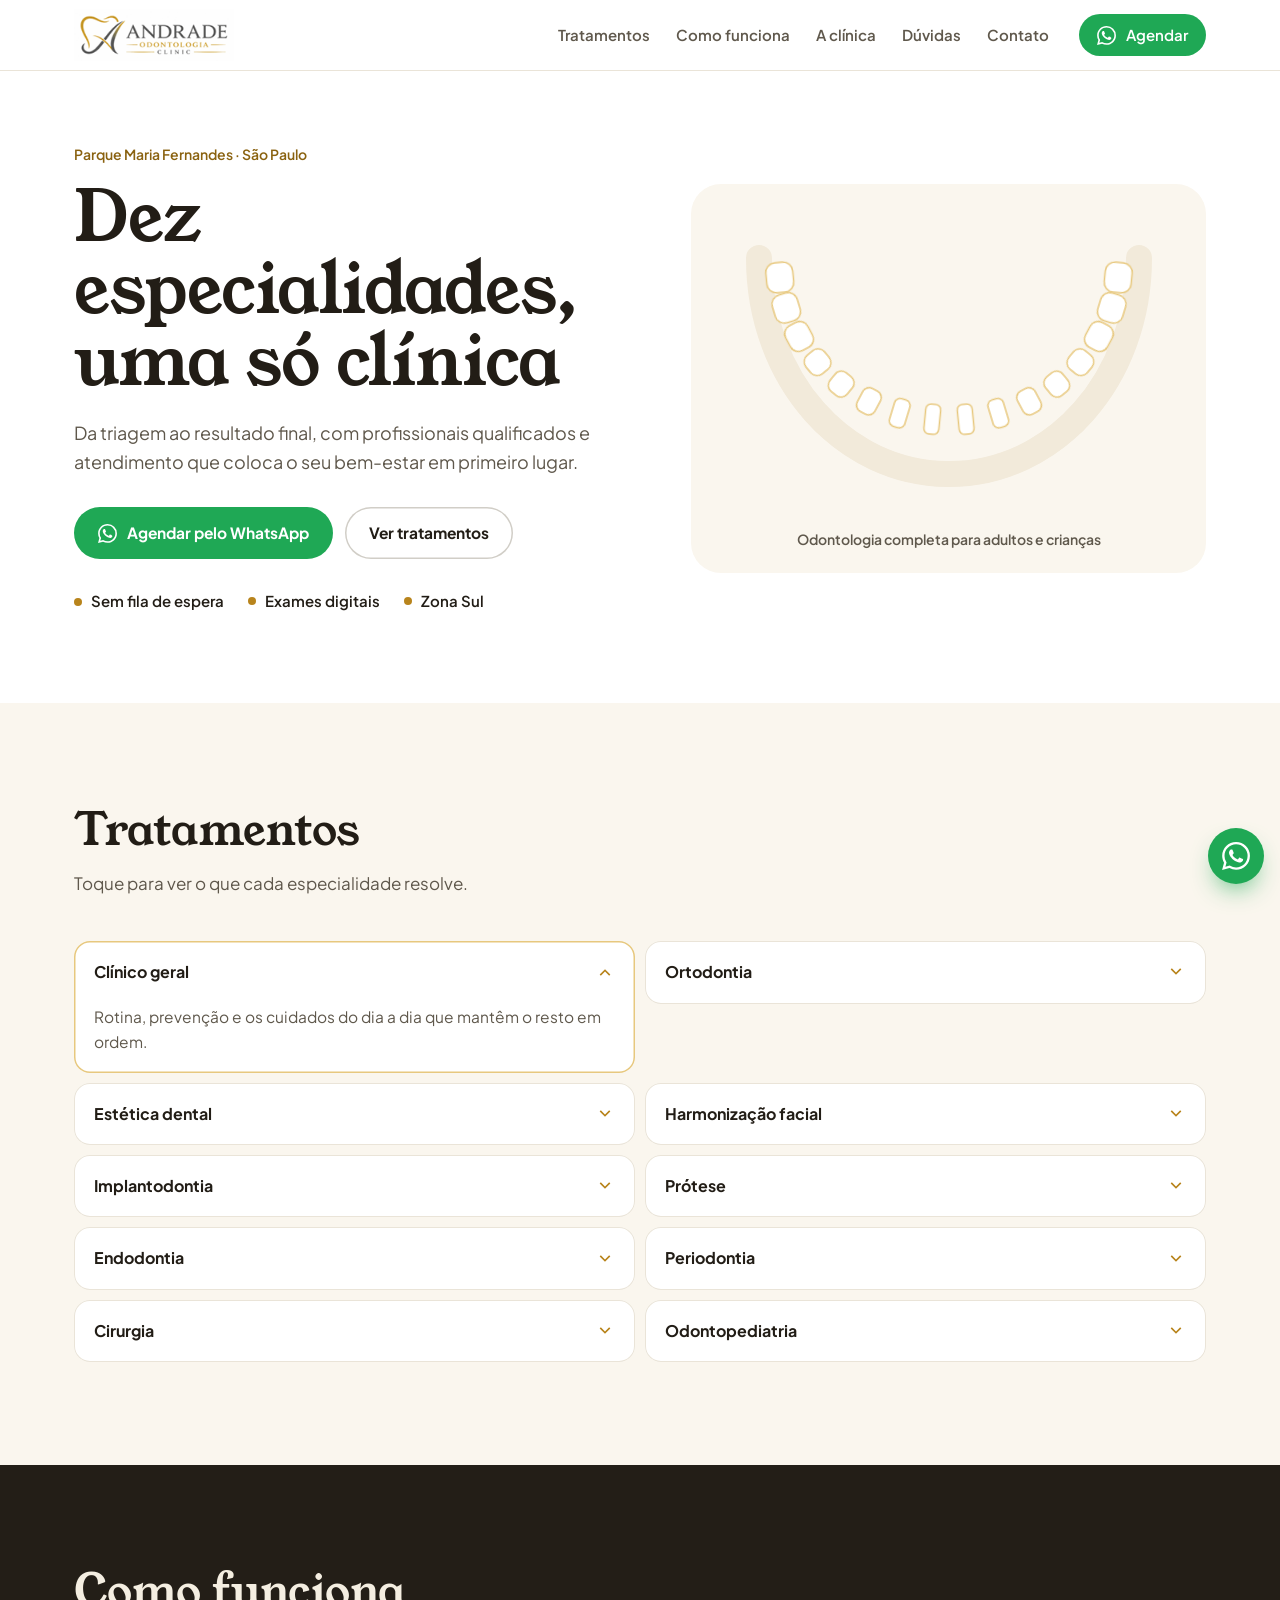
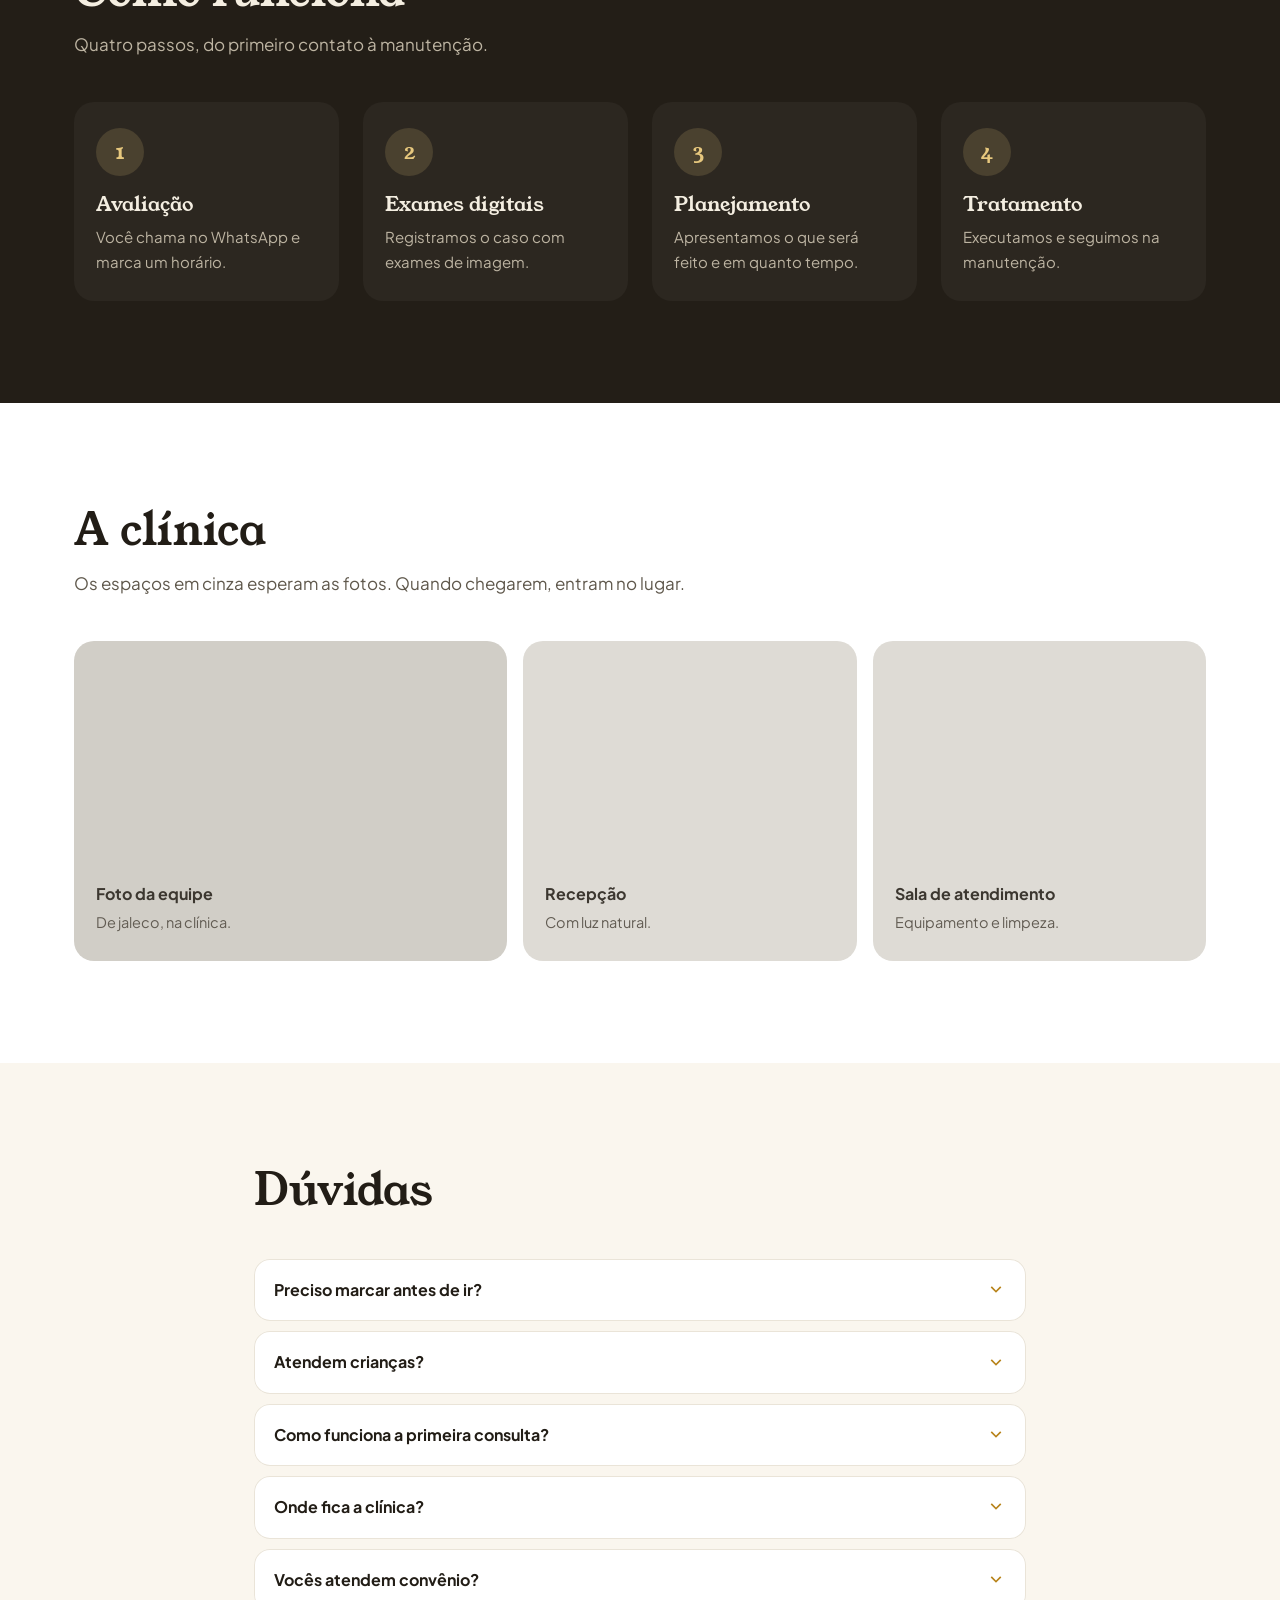
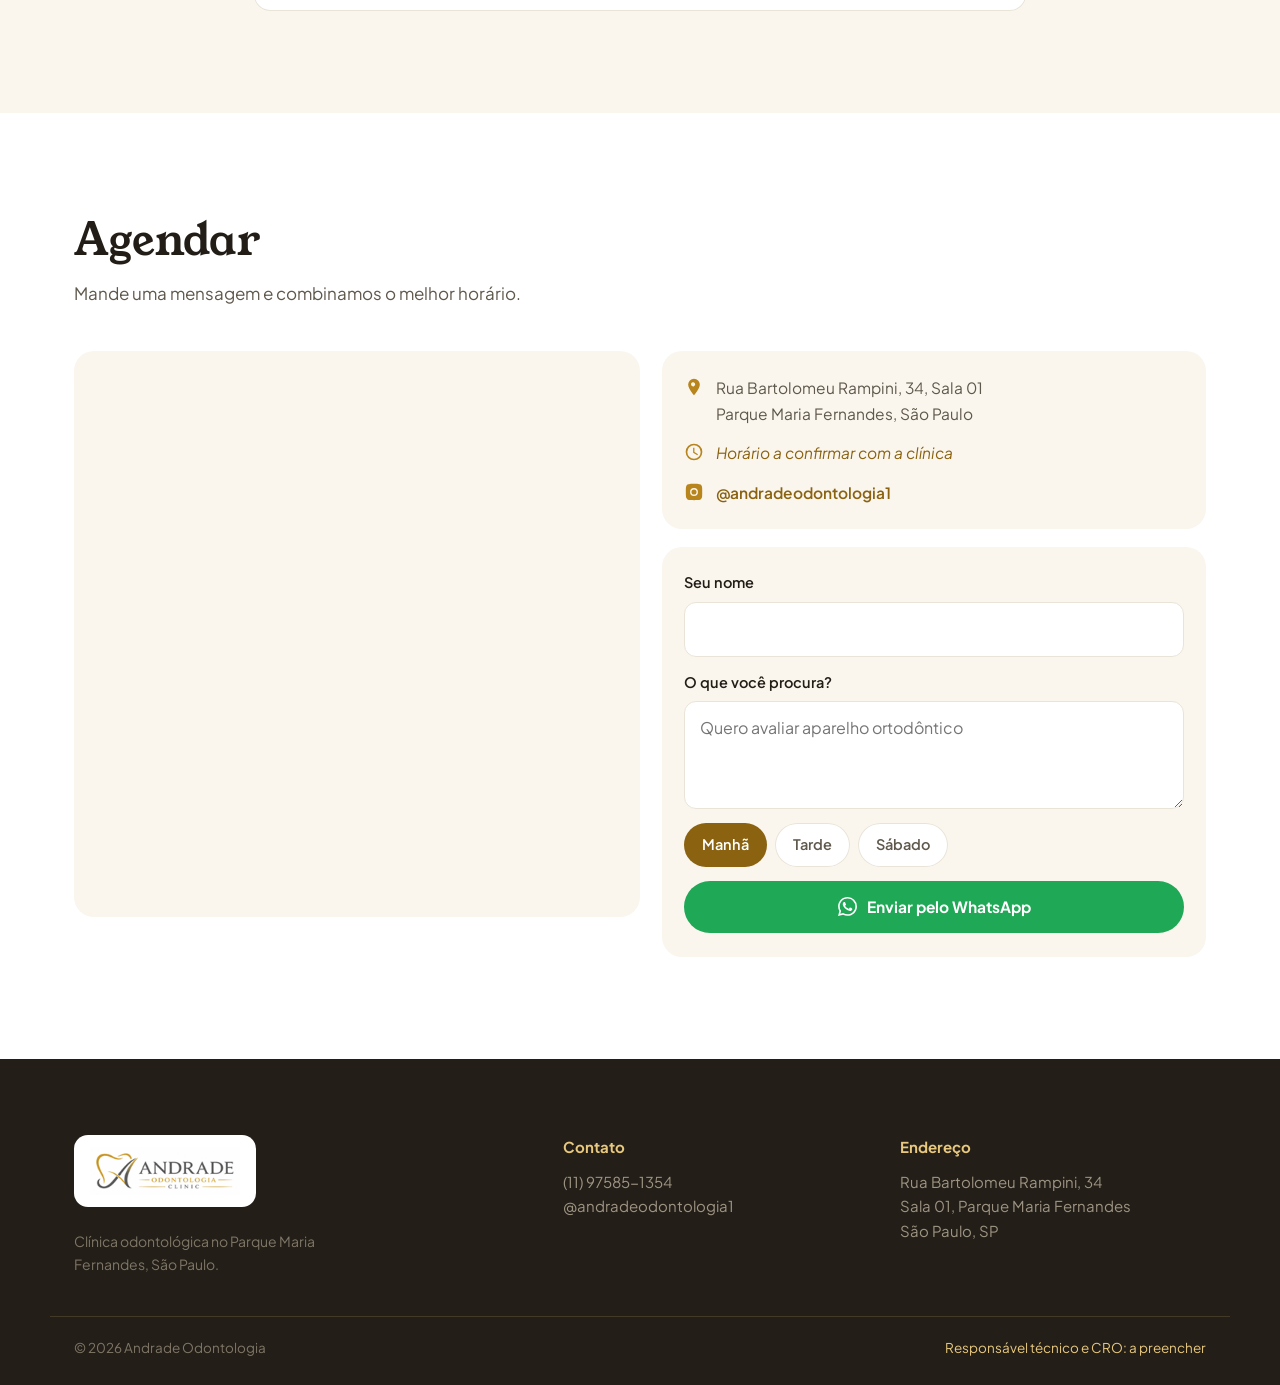
<file: index.html>
<!doctype html>
<html lang="pt-BR">
<head>
<meta charset="utf-8">
<meta name="viewport" content="width=device-width, initial-scale=1, viewport-fit=cover">
<title>Andrade Odontologia — Clínica odontológica em São Paulo</title>
<meta name="description" content="Clínica odontológica no Parque Maria Fernandes, São Paulo. Dez especialidades, de ortodontia a harmonização facial. Agende pelo WhatsApp.">
<link rel="canonical" href="https://devagenciaontrack-sys.github.io/andradeodontologia/">

<meta property="og:type" content="website">
<meta property="og:site_name" content="Andrade Odontologia">
<meta property="og:locale" content="pt_BR">
<meta property="og:url" content="https://devagenciaontrack-sys.github.io/andradeodontologia/">
<meta property="og:title" content="Andrade Odontologia — Clínica odontológica em São Paulo">
<meta property="og:description" content="Dez especialidades em uma só clínica, no Parque Maria Fernandes. Agende pelo WhatsApp.">
<meta property="og:image" content="https://devagenciaontrack-sys.github.io/andradeodontologia/assets/og-andrade.jpg">
<meta property="og:image:width" content="1200">
<meta property="og:image:height" content="630">
<meta name="twitter:card" content="summary_large_image">

<link rel="icon" href="assets/logo-andrade.png">
<link rel="preconnect" href="https://fonts.googleapis.com">
<link rel="preconnect" href="https://fonts.gstatic.com" crossorigin>
<link rel="stylesheet" href="https://fonts.googleapis.com/css2?family=Young+Serif&family=Plus+Jakarta+Sans:wght@400;500;600;700&display=swap">
<link rel="stylesheet" href="css/main.css?v=1">

<script type="application/ld+json">
{
  "@context": "https://schema.org",
  "@type": "Dentist",
  "name": "Andrade Odontologia",
  "url": "https://devagenciaontrack-sys.github.io/andradeodontologia/",
  "telephone": "+5511975851354",
  "sameAs": ["https://www.instagram.com/andradeodontologia1/"],
  "address": {
    "@type": "PostalAddress",
    "streetAddress": "Rua Bartolomeu Rampini, 34, Sala 01",
    "addressLocality": "São Paulo",
    "addressRegion": "SP",
    "postalCode": "04858-460",
    "addressCountry": "BR"
  },
  "availableService": ["Clínico geral","Ortodontia","Estética dental","Harmonização facial","Implantodontia","Prótese","Endodontia","Periodontia","Cirurgia","Odontopediatria"]
}
</script>
</head>
<body>

<a class="pular" href="#conteudo">Pular para o conteúdo</a>

<svg class="sprite" aria-hidden="true" focusable="false">
  <symbol id="i-wa" viewBox="0 0 24 24"><path d="M17.472 14.382c-.297-.149-1.758-.867-2.03-.967-.273-.099-.471-.148-.67.15-.197.297-.767.966-.94 1.164-.173.199-.347.223-.644.075-.297-.15-1.255-.463-2.39-1.475-.883-.788-1.48-1.761-1.653-2.059-.173-.297-.018-.458.13-.606.134-.133.298-.347.446-.52.149-.174.198-.298.298-.497.099-.198.05-.371-.025-.52-.075-.149-.669-1.612-.916-2.207-.242-.579-.487-.5-.669-.51-.173-.008-.371-.01-.57-.01-.198 0-.52.074-.792.372-.272.297-1.04 1.016-1.04 2.479 0 1.462 1.065 2.875 1.213 3.074.149.198 2.096 3.2 5.077 4.487.709.306 1.262.489 1.694.625.712.227 1.36.195 1.871.118.571-.085 1.758-.719 2.006-1.413.248-.694.248-1.289.173-1.413-.074-.124-.272-.198-.57-.347m-5.421 7.403h-.004a9.87 9.87 0 0 1-5.031-1.378l-.361-.214-3.741.982.998-3.648-.235-.374a9.86 9.86 0 0 1-1.51-5.26c.001-5.45 4.436-9.884 9.888-9.884 2.64 0 5.122 1.03 6.988 2.898a9.825 9.825 0 0 1 2.893 6.994c-.003 5.45-4.437 9.884-9.885 9.884m8.413-18.297A11.815 11.815 0 0 0 12.05 0C5.495 0 .16 5.335.157 11.892c0 2.096.547 4.142 1.588 5.945L.057 24l6.305-1.654a11.882 11.882 0 0 0 5.683 1.448h.005c6.554 0 11.89-5.335 11.893-11.893a11.821 11.821 0 0 0-3.48-8.413Z"/></symbol>
  <symbol id="i-seta" viewBox="0 0 24 24"><path d="M12 15.4 5.6 9 7 7.6l5 5 5-5L18.4 9z"/></symbol>
  <symbol id="i-x" viewBox="0 0 24 24"><path d="M6.4 5 5 6.4 10.6 12 5 17.6 6.4 19l5.6-5.6 5.6 5.6 1.4-1.4-5.6-5.6L19 6.4 17.6 5 12 10.6z"/></symbol>
  <symbol id="i-pin" viewBox="0 0 24 24"><path d="M12 2a7 7 0 0 1 7 7c0 5-7 13-7 13S5 14 5 9a7 7 0 0 1 7-7m0 4.5A2.5 2.5 0 1 0 12 11a2.5 2.5 0 0 0 0-4.5"/></symbol>
  <symbol id="i-relogio" viewBox="0 0 24 24"><path d="M12 2a10 10 0 1 0 0 20 10 10 0 0 0 0-20m0 2a8 8 0 1 1 0 16 8 8 0 0 1 0-16m-1 3v6l5 3 .8-1.4-4.3-2.5V7z"/></symbol>
  <symbol id="i-ig" viewBox="0 0 24 24"><path d="M12 2.2c3.2 0 3.6 0 4.9.07 1.2.06 1.8.25 2.2.42.56.21.96.47 1.38.89.42.42.68.82.9 1.38.16.42.35 1.02.4 2.22.07 1.26.08 1.64.08 4.82s-.01 3.56-.08 4.82c-.05 1.2-.24 1.8-.4 2.22a3.8 3.8 0 0 1-.9 1.38c-.42.42-.82.68-1.38.9-.42.16-1.02.35-2.22.4-1.26.07-1.64.08-4.82.08s-3.56-.01-4.82-.08c-1.2-.05-1.8-.24-2.22-.4a3.8 3.8 0 0 1-1.38-.9 3.8 3.8 0 0 1-.9-1.38c-.16-.42-.35-1.02-.4-2.22C2.21 15.56 2.2 15.18 2.2 12s.01-3.56.08-4.82c.05-1.2.24-1.8.4-2.22.22-.56.48-.96.9-1.38.42-.42.82-.68 1.38-.9.42-.16 1.02-.35 2.22-.4C8.44 2.21 8.82 2.2 12 2.2m0 5.1a4.7 4.7 0 1 0 0 9.4 4.7 4.7 0 0 0 0-9.4m0 7.75a3.05 3.05 0 1 1 0-6.1 3.05 3.05 0 0 1 0 6.1m5.99-7.94a1.1 1.1 0 1 1-2.2 0 1.1 1.1 0 0 1 2.2 0"/></symbol>
</svg>

<header class="topo">
  <div class="wrap topo-in">
    <a class="marca" href="#" aria-label="Andrade Odontologia">
      <img src="assets/logo-andrade.png" alt="Andrade Odontologia" width="160" height="51">
    </a>

    <nav class="nav" id="nav" aria-label="Principal">
      <button class="nav-x" id="nav-x" aria-label="Fechar menu"><svg aria-hidden="true"><use href="#i-x"/></svg></button>
      <a href="#tratamentos">Tratamentos</a>
      <a href="#caminho">Como funciona</a>
      <a href="#clinica">A clínica</a>
      <a href="#duvidas">Dúvidas</a>
      <a href="#agendar">Contato</a>
      <a class="btn btn-wa nav-wa" href="https://wa.me/5511975851354?text=Ol%C3%A1!%20Gostaria%20de%20agendar%20uma%20avalia%C3%A7%C3%A3o." target="_blank" rel="noopener">
        <svg aria-hidden="true"><use href="#i-wa"/></svg>Agendar
      </a>
    </nav>

    <a class="btn btn-wa btn-p topo-wa" href="https://wa.me/5511975851354?text=Ol%C3%A1!%20Gostaria%20de%20agendar%20uma%20avalia%C3%A7%C3%A3o." target="_blank" rel="noopener">
      <svg aria-hidden="true"><use href="#i-wa"/></svg><span>Agendar</span>
    </a>
    <button class="hamb" id="hamb" aria-label="Abrir menu" aria-expanded="false" aria-controls="nav">
      <span></span><span></span><span></span>
    </button>
  </div>
</header>

<div class="veu" id="veu" hidden></div>

<main id="conteudo">

  <!-- ─────────── hero ─────────── -->
  <section class="hero">
    <div class="wrap hero-grid">
      <div class="hero-txt">
        <p class="olho ent" style="--d:0">Parque Maria Fernandes · São Paulo</p>
        <h1 class="ent" style="--d:1">Dez especialidades, uma só clínica</h1>
        <p class="hero-desc ent" style="--d:2">Da triagem ao resultado final, com profissionais qualificados e atendimento que coloca o seu bem-estar em primeiro lugar.</p>

        <div class="hero-acoes ent" style="--d:3">
          <a class="btn btn-wa" href="https://wa.me/5511975851354?text=Ol%C3%A1!%20Gostaria%20de%20agendar%20uma%20avalia%C3%A7%C3%A3o." target="_blank" rel="noopener">
            <svg aria-hidden="true"><use href="#i-wa"/></svg>Agendar pelo WhatsApp
          </a>
          <a class="btn btn-linha" href="#tratamentos">Ver tratamentos</a>
        </div>

        <ul class="hero-fatos ent" style="--d:4">
          <li>Sem fila de espera</li>
          <li>Exames digitais</li>
          <li>Zona Sul</li>
        </ul>
      </div>

      <div class="hero-arte ent" style="--d:5">
        <svg class="arcada" viewBox="0 0 440 300" role="img" aria-label="Arcada dentária desenhada">
          <g class="arc-gengiva"><path d="M30 44C30 166 115 260 220 260S410 166 410 44" /></g>
          <g class="arc-dentes"></g>
        </svg>
        <p class="arte-pe">Odontologia completa para adultos e crianças</p>
      </div>
    </div>
  </section>

  <!-- ─────────── tratamentos ─────────── -->
  <section id="tratamentos" class="sec sec-claro">
    <div class="wrap">
      <div class="sec-topo rev">
        <h2>Tratamentos</h2>
        <p class="sec-desc">Toque para ver o que cada especialidade resolve.</p>
      </div>

      <div class="sanfona rev">
        <details class="item" open>
          <summary>Clínico geral<svg aria-hidden="true"><use href="#i-seta"/></svg></summary>
          <div class="item-txt"><p>Rotina, prevenção e os cuidados do dia a dia que mantêm o resto em ordem.</p></div>
        </details>
        <details class="item">
          <summary>Ortodontia<svg aria-hidden="true"><use href="#i-seta"/></svg></summary>
          <div class="item-txt"><p>Aparelhos autoligáveis, fixos, estéticos e alinhadores transparentes.</p></div>
        </details>
        <details class="item">
          <summary>Estética dental<svg aria-hidden="true"><use href="#i-seta"/></svg></summary>
          <div class="item-txt"><p>Tratamentos restauradores com porcelanas e resinas.</p></div>
        </details>
        <details class="item">
          <summary>Harmonização facial<svg aria-hidden="true"><use href="#i-seta"/></svg></summary>
          <div class="item-txt"><p>Tratamentos terapêuticos, funcionais e estéticos.</p></div>
        </details>
        <details class="item">
          <summary>Implantodontia<svg aria-hidden="true"><use href="#i-seta"/></svg></summary>
          <div class="item-txt"><p>Repõe a perda parcial ou total dos dentes, devolvendo função, estética e saúde ao sorriso.</p></div>
        </details>
        <details class="item">
          <summary>Prótese<svg aria-hidden="true"><use href="#i-seta"/></svg></summary>
          <div class="item-txt"><p>Alternativa para repor um ou mais dentes perdidos.</p></div>
        </details>
        <details class="item">
          <summary>Endodontia<svg aria-hidden="true"><use href="#i-seta"/></svg></summary>
          <div class="item-txt"><p>Tratamento de canal: cuida da parte interna do dente.</p></div>
        </details>
        <details class="item">
          <summary>Periodontia<svg aria-hidden="true"><use href="#i-seta"/></svg></summary>
          <div class="item-txt"><p>Prevenção e tratamento de doenças gengivais, como gengivite e periodontite.</p></div>
        </details>
        <details class="item">
          <summary>Cirurgia<svg aria-hidden="true"><use href="#i-seta"/></svg></summary>
          <div class="item-txt"><p>Diagnóstico e acompanhamento de dentes indicados para extração, como os sisos.</p></div>
        </details>
        <details class="item">
          <summary>Odontopediatria<svg aria-hidden="true"><use href="#i-seta"/></svg></summary>
          <div class="item-txt"><p>Saúde bucal de crianças, do nascimento à adolescência.</p></div>
        </details>
      </div>
    </div>
  </section>

  <!-- ─────────── como funciona ─────────── -->
  <section id="caminho" class="sec sec-escuro">
    <div class="wrap">
      <div class="sec-topo rev">
        <h2>Como funciona</h2>
        <p class="sec-desc">Quatro passos, do primeiro contato à manutenção.</p>
      </div>

      <ol class="passos rev">
        <li><span class="n">1</span><h3>Avaliação</h3><p>Você chama no WhatsApp e marca um horário.</p></li>
        <li><span class="n">2</span><h3>Exames digitais</h3><p>Registramos o caso com exames de imagem.</p></li>
        <li><span class="n">3</span><h3>Planejamento</h3><p>Apresentamos o que será feito e em quanto tempo.</p></li>
        <li><span class="n">4</span><h3>Tratamento</h3><p>Executamos e seguimos na manutenção.</p></li>
      </ol>
    </div>
  </section>

  <!-- ─────────── a clínica ─────────── -->
  <section id="clinica" class="sec">
    <div class="wrap">
      <div class="sec-topo rev">
        <h2>A clínica</h2>
        <p class="sec-desc">Os espaços em cinza esperam as fotos. Quando chegarem, entram no lugar.</p>
      </div>

      <div class="galeria rev">
        <figure class="vaga vaga-g"><figcaption><b>Foto da equipe</b>De jaleco, na clínica.</figcaption></figure>
        <figure class="vaga"><figcaption><b>Recepção</b>Com luz natural.</figcaption></figure>
        <figure class="vaga"><figcaption><b>Sala de atendimento</b>Equipamento e limpeza.</figcaption></figure>
      </div>
    </div>
  </section>

  <!-- ─────────── dúvidas ─────────── -->
  <section id="duvidas" class="sec sec-claro">
    <div class="wrap estreito">
      <div class="sec-topo rev">
        <h2>Dúvidas</h2>
      </div>

      <div class="sanfona sanfona-1 rev">
        <details class="item">
          <summary>Preciso marcar antes de ir?<svg aria-hidden="true"><use href="#i-seta"/></svg></summary>
          <div class="item-txt"><p>Sim. O atendimento é com hora marcada, e a forma mais rápida de conseguir um horário é pelo WhatsApp.</p></div>
        </details>
        <details class="item">
          <summary>Atendem crianças?<svg aria-hidden="true"><use href="#i-seta"/></svg></summary>
          <div class="item-txt"><p>Sim. A odontopediatria cuida da saúde bucal desde o nascimento até a adolescência.</p></div>
        </details>
        <details class="item">
          <summary>Como funciona a primeira consulta?<svg aria-hidden="true"><use href="#i-seta"/></svg></summary>
          <div class="item-txt"><p>É uma avaliação: examinamos, ouvimos o que você quer mudar e, se for o caso, pedimos exames de imagem antes de montar o plano.</p></div>
        </details>
        <details class="item">
          <summary>Onde fica a clínica?<svg aria-hidden="true"><use href="#i-seta"/></svg></summary>
          <div class="item-txt"><p>Rua Bartolomeu Rampini, 34, Sala 01, no Parque Maria Fernandes, Zona Sul de São Paulo. O mapa está logo abaixo.</p></div>
        </details>
        <details class="item">
          <summary>Vocês atendem convênio?<svg aria-hidden="true"><use href="#i-seta"/></svg></summary>
          <div class="item-txt"><p class="pendente">A confirmar com a clínica.</p></div>
        </details>
      </div>
    </div>
  </section>

  <!-- ─────────── agendar ─────────── -->
  <section id="agendar" class="sec">
    <div class="wrap">
      <div class="sec-topo rev">
        <h2>Agendar</h2>
        <p class="sec-desc">Mande uma mensagem e combinamos o melhor horário.</p>
      </div>

      <div class="agenda rev">
        <div class="mapa">
          <iframe title="Mapa: Rua Bartolomeu Rampini, 34, Parque Maria Fernandes, São Paulo"
            src="https://www.google.com/maps?q=Rua+Bartolomeu+Rampini,+34,+Parque+Maria+Fernandes,+S%C3%A3o+Paulo&output=embed"
            loading="lazy" referrerpolicy="no-referrer-when-downgrade"></iframe>
        </div>

        <div class="agenda-lado">
          <ul class="contatos">
            <li><svg aria-hidden="true"><use href="#i-pin"/></svg><span>Rua Bartolomeu Rampini, 34, Sala 01<br>Parque Maria Fernandes, São Paulo</span></li>
            <li><svg aria-hidden="true"><use href="#i-relogio"/></svg><span class="pendente">Horário a confirmar com a clínica</span></li>
            <li><svg aria-hidden="true"><use href="#i-ig"/></svg><a href="https://www.instagram.com/andradeodontologia1/" target="_blank" rel="noopener">@andradeodontologia1</a></li>
          </ul>

          <form id="form" class="form">
            <label><span>Seu nome</span><input type="text" name="nome" required autocomplete="name"></label>
            <label><span>O que você procura?</span><textarea name="msg" rows="3" required placeholder="Quero avaliar aparelho ortodôntico"></textarea></label>
            <div class="chips" role="group" aria-label="Melhor período">
              <button type="button" data-p="Manhã" class="on" aria-pressed="true">Manhã</button>
              <button type="button" data-p="Tarde" aria-pressed="false">Tarde</button>
              <button type="button" data-p="Sábado" aria-pressed="false">Sábado</button>
            </div>
            <button type="submit" class="btn btn-wa"><svg aria-hidden="true"><use href="#i-wa"/></svg>Enviar pelo WhatsApp</button>
          </form>
        </div>
      </div>
    </div>
  </section>

</main>

<footer class="rodape">
  <div class="wrap rodape-in">
    <div>
      <span class="chip"><img src="assets/logo-andrade.png" alt="Andrade Odontologia" width="150" height="48"></span>
      <p class="rodape-sub">Clínica odontológica no Parque Maria Fernandes, São Paulo.</p>
    </div>
    <div>
      <h4>Contato</h4>
      <p><a href="https://wa.me/5511975851354" target="_blank" rel="noopener">(11) 97585-1354</a><br>
         <a href="https://www.instagram.com/andradeodontologia1/" target="_blank" rel="noopener">@andradeodontologia1</a></p>
    </div>
    <div>
      <h4>Endereço</h4>
      <p>Rua Bartolomeu Rampini, 34<br>Sala 01, Parque Maria Fernandes<br>São Paulo, SP</p>
    </div>
  </div>
  <div class="wrap rodape-pe">
    <span>&copy; <span id="ano">2026</span> Andrade Odontologia</span>
    <span class="cro">Responsável técnico e CRO: a preencher</span>
  </div>
</footer>

<a class="wa-flut" href="https://wa.me/5511975851354?text=Ol%C3%A1!%20Gostaria%20de%20agendar%20uma%20avalia%C3%A7%C3%A3o." target="_blank" rel="noopener" aria-label="Chamar no WhatsApp">
  <svg aria-hidden="true"><use href="#i-wa"/></svg>
</a>

<script src="js/main.js?v=1"></script>
</body>
</html>
</file>
<file: css/main.css>
/* Andrade Odontologia — branco, ouro da logo, areia e grafite.
   Young Serif + Plus Jakarta Sans. Padrão dos modelos On Track. */

:root{
  --branco:#FFFFFF;
  --tinta:#221D16; --tinta-2:#5F584C;
  --ouro:#B8841C; --ouro-2:#8A6210; --ouro-claro:#E7C87E;
  --areia:#FAF6EE; --areia-2:#F2EADA;
  --cinza:#DEDBD5; --cinza-2:#D1CEC7;
  --grafite:#231E17;
  --wa:#1FA855; --wa-2:#178944;
  --linha:#EAE4D8;
  --ease:cubic-bezier(.2,.7,.2,1);
}

*,*::before,*::after{ box-sizing:border-box }
html{ scroll-behavior:smooth; -webkit-text-size-adjust:100%; overflow-x:clip }
@media (prefers-reduced-motion:reduce){ html{ scroll-behavior:auto } }

body{
  margin:0; background:var(--branco); color:var(--tinta-2);
  font-family:'Plus Jakarta Sans', system-ui, -apple-system, 'Segoe UI', sans-serif;
  font-size:17px; line-height:1.65; -webkit-font-smoothing:antialiased; overflow-x:clip;
}
h1,h2,h3,h4,p,figure,ul,ol{ margin:0 }
ul,ol{ padding:0; list-style:none }
a{ color:inherit }
button,input,textarea{ font:inherit; color:inherit }
img{ display:block; max-width:100%; height:auto }
::selection{ background:var(--areia-2); color:var(--tinta) }
:focus-visible{ outline:3px solid var(--ouro); outline-offset:3px; border-radius:4px }
main [id]{ scroll-margin-top:84px }

.sprite{ position:absolute; width:0; height:0 }
svg{ fill:currentColor }

.pular{
  position:absolute; top:0; left:0; z-index:200;
  width:1px; height:1px; overflow:hidden; clip-path:inset(50%); white-space:nowrap;
  background:var(--grafite); color:#fff; padding:12px 18px;
}
.pular:focus{ width:auto; height:auto; overflow:visible; clip-path:none }

.wrap{ width:100%; max-width:1180px; margin:0 auto; padding-inline:24px }
.estreito{ max-width:820px }
@media (max-width:640px){ .wrap{ padding-inline:18px } }

h1{
  font-family:'Young Serif', Georgia, serif; font-weight:400;
  font-size:clamp(38px, 5.4vw, 70px); line-height:1.04;
  color:var(--tinta); text-wrap:balance; letter-spacing:-.01em;
}
h2{
  font-family:'Young Serif', Georgia, serif; font-weight:400;
  font-size:clamp(28px, 3.6vw, 44px); line-height:1.12;
  color:var(--tinta); text-wrap:balance;
}
h3{ font-family:'Young Serif', Georgia, serif; font-weight:400; font-size:20px; line-height:1.25; color:var(--tinta) }
h4{ font-size:15px; font-weight:700; color:var(--tinta) }

.olho{ font-size:14px; font-weight:600; color:var(--ouro-2); margin-bottom:16px }

/* ─────────── botões ─────────── */
.btn{
  display:inline-flex; align-items:center; justify-content:center; gap:10px;
  min-height:52px; padding:13px 24px; border:0; border-radius:999px;
  font-weight:700; font-size:15.5px; text-decoration:none; cursor:pointer;
  transition:background-color .2s, color .2s, box-shadow .2s, transform .15s var(--ease);
}
.btn svg{ width:19px; height:19px; flex:none }
.btn:active{ transform:scale(.97) }
.btn-p{ min-height:42px; padding:9px 18px; font-size:14.5px }
.btn-wa{ background:var(--wa); color:#fff }
.btn-wa:hover{ background:var(--wa-2) }
.btn-linha{ color:var(--tinta); box-shadow:inset 0 0 0 1.5px var(--cinza-2) }
.btn-linha:hover{ box-shadow:inset 0 0 0 1.5px var(--ouro); color:var(--ouro-2) }

/* ─────────── topo ─────────── */
.topo{
  position:sticky; top:0; z-index:60;
  background:var(--branco); border-bottom:1px solid var(--linha);
}
.topo-in{ display:flex; align-items:center; gap:26px; min-height:70px }
.marca img{ width:clamp(132px,18vw,160px) }
.nav{ display:flex; align-items:center; gap:26px; margin-left:auto }
.nav > a{ font-weight:600; font-size:15px; text-decoration:none; transition:color .2s; position:relative }
.nav > a:not(.btn)::after{
  content:''; position:absolute; left:0; right:100%; bottom:-5px; height:2px;
  background:var(--ouro); transition:right .25s var(--ease);
}
.nav > a:not(.btn):hover{ color:var(--tinta) }
.nav > a:not(.btn):hover::after{ right:0 }
.nav-x{ display:none }
.nav-wa{ margin-left:4px; min-height:42px; padding:9px 18px; font-size:14.5px }
.topo-wa{ display:none }
.hamb{ display:none; flex-direction:column; gap:5px; background:none; border:0; cursor:pointer; padding:10px; margin-left:auto }
.hamb span{ width:24px; height:2px; background:var(--tinta); border-radius:2px; transition:.25s var(--ease) }
.hamb[aria-expanded="true"] span:nth-child(1){ transform:translateY(7px) rotate(45deg) }
.hamb[aria-expanded="true"] span:nth-child(2){ opacity:0 }
.hamb[aria-expanded="true"] span:nth-child(3){ transform:translateY(-7px) rotate(-45deg) }
.veu{ position:fixed; inset:0; z-index:55; background:rgba(35,30,23,.45) }

/* ─────────── hero ─────────── */
.hero{ padding-block:clamp(40px,6vw,72px) clamp(56px,7vw,96px); background:var(--branco) }
.hero-grid{ display:grid; gap:40px; align-items:center }
@media (min-width:960px){ .hero-grid{ grid-template-columns:1.04fr .96fr; gap:60px } }
.hero-desc{ margin-top:20px; max-width:46ch; font-size:18px }
.hero-acoes{ display:flex; flex-wrap:wrap; gap:12px; margin-top:30px }
.hero-fatos{ display:flex; flex-wrap:wrap; gap:10px 24px; margin-top:30px; font-weight:600; font-size:15px; color:var(--tinta) }
.hero-fatos li{ display:flex; align-items:center; gap:9px }
.hero-fatos li::before{ content:''; width:8px; height:8px; border-radius:50%; background:var(--ouro) }

.hero-arte{
  display:grid; gap:14px; justify-items:center;
  padding:30px 26px 22px; border-radius:30px; background:var(--areia);
}
.arcada{ width:100%; max-width:440px; height:auto; display:block }
.arc-gengiva path{ fill:none; stroke:var(--areia-2); stroke-width:26; stroke-linecap:round }
.arc-dentes rect{
  fill:var(--branco); stroke:var(--ouro-claro); stroke-width:1.5;
  transform-box:fill-box; transform-origin:center;
  opacity:0; animation:dente .5s var(--ease) forwards;
}
.arc-dentes g:hover rect{ fill:var(--ouro-claro) }
@keyframes dente{ from{ opacity:0; transform:translateY(10px) scale(.86) } to{ opacity:1; transform:none } }
.arte-pe{ font-size:14px; font-weight:600; color:var(--tinta-2); text-align:center }

/* ─────────── seções ─────────── */
.sec{ padding-block:clamp(60px,8vw,104px) }
.sec-claro{ background:var(--areia) }
.sec-escuro{ background:var(--grafite); color:#BDB4A2 }
.sec-escuro h2,.sec-escuro h3{ color:#F4EEE1 }
.sec-topo{ margin-bottom:clamp(28px,4vw,44px) }
.sec-desc{ margin-top:14px; max-width:56ch }

/* ─────────── sanfona ─────────── */
.sanfona{ display:grid; gap:10px; grid-template-columns:1fr 1fr; align-items:start }
.sanfona-1{ grid-template-columns:1fr }
.item{
  background:var(--branco); border-radius:16px; overflow:hidden; height:max-content;
  box-shadow:inset 0 0 0 1px var(--linha);
  transition:box-shadow .2s, transform .2s var(--ease);
}
.sec-claro .item{ background:var(--branco) }
.item:hover{ box-shadow:inset 0 0 0 1px var(--ouro-claro); transform:translateY(-2px) }
.item[open]{ box-shadow:inset 0 0 0 1.5px var(--ouro-claro) }
.item summary{
  list-style:none; cursor:pointer; display:flex; align-items:center; justify-content:space-between; gap:14px;
  padding:18px 20px; font-weight:700; font-size:16px; color:var(--tinta);
}
.item summary::-webkit-details-marker{ display:none }
.item summary svg{ width:20px; height:20px; flex:none; color:var(--ouro); transition:transform .3s var(--ease) }
.item[open] summary svg{ transform:rotate(180deg) }
.item-txt{ padding:0 20px 18px; font-size:15.5px; animation:abre .32s var(--ease) }
@keyframes abre{ from{ opacity:0; transform:translateY(-8px) } to{ opacity:1; transform:none } }
.pendente{ color:var(--ouro-2); font-style:italic }

/* ─────────── passos ─────────── */
.passos{ display:grid; gap:24px; grid-template-columns:repeat(4,1fr) }
.passos li{
  padding:26px 22px; border-radius:20px; background:rgba(255,255,255,.04);
  transition:background .25s, transform .25s var(--ease);
}
.passos li:hover{ background:rgba(231,200,126,.12); transform:translateY(-4px) }
.passos .n{
  display:grid; place-items:center; width:48px; height:48px; border-radius:50%;
  background:rgba(231,200,126,.16); color:var(--ouro-claro);
  font-family:'Young Serif', Georgia, serif; font-size:21px; margin-bottom:16px;
  transition:background .25s, color .25s;
}
.passos li:hover .n{ background:var(--ouro-claro); color:var(--grafite) }
.passos h3{ margin-bottom:8px }
.passos p{ font-size:15px }

/* ─────────── galeria ─────────── */
.galeria{ display:grid; gap:16px; grid-template-columns:1.3fr 1fr 1fr }
.vaga{
  background:var(--cinza); border-radius:20px; min-height:250px;
  display:flex; align-items:flex-end; padding:26px 22px;
  transition:background .25s, transform .25s var(--ease);
}
.vaga:hover{ background:var(--cinza-2); transform:translateY(-3px) }
.vaga-g{ min-height:320px; background:var(--cinza-2) }
.vaga figcaption{ display:grid; gap:4px; font-size:14.5px; color:#625C53 }
.vaga b{ font-size:16px; color:#3C3730 }

/* ─────────── agendar ─────────── */
.agenda{ display:grid; gap:22px; grid-template-columns:1.02fr .98fr; align-items:start }
.mapa{ border-radius:20px; overflow:hidden; background:var(--areia); aspect-ratio:1/1 }
.mapa iframe{ width:100%; height:100%; border:0; display:block }
.agenda-lado{ display:grid; gap:18px }

.contatos{ display:grid; gap:14px; background:var(--areia); border-radius:20px; padding:24px 22px }
.contatos li{ display:flex; gap:12px; align-items:flex-start; font-size:15.5px }
.contatos svg{ width:20px; height:20px; flex:none; color:var(--ouro); margin-top:2px }
.contatos a{ color:var(--ouro-2); font-weight:600; text-decoration:none }
.contatos a:hover{ text-decoration:underline }

.form{ display:grid; gap:14px; background:var(--areia); border-radius:20px; padding:24px 22px }
.form label{ display:grid; gap:7px }
.form label span{ font-size:14.5px; font-weight:600; color:var(--tinta) }
.form input,.form textarea{
  width:100%; padding:13px 15px; border-radius:12px; font-size:16px;
  background:var(--branco); border:1px solid var(--linha); color:var(--tinta);
  transition:border-color .2s;
}
.form input:focus,.form textarea:focus{ border-color:var(--ouro); outline:none }
.form textarea{ resize:vertical; min-height:84px }
.chips{ display:flex; flex-wrap:wrap; gap:8px }
.chips button{
  border:0; cursor:pointer; border-radius:999px; padding:10px 18px;
  font-size:14.5px; font-weight:600; background:var(--branco);
  box-shadow:inset 0 0 0 1px var(--linha); color:var(--tinta-2);
  transition:background .2s, color .2s, box-shadow .2s, transform .15s var(--ease);
}
.chips button:hover{ box-shadow:inset 0 0 0 1px var(--ouro-claro) }
.chips button:active{ transform:scale(.96) }
.chips button.on{ background:var(--ouro-2); color:#fff; box-shadow:none }

/* ─────────── rodapé ─────────── */
.rodape{ background:var(--grafite); color:#9D9483; padding-block:clamp(48px,6vw,76px) 26px; font-size:15px }
.rodape-in{ display:grid; gap:30px; grid-template-columns:1.5fr 1fr 1fr }
.chip{ display:inline-block; background:#fff; padding:12px 16px; border-radius:14px }
.rodape-sub{ margin-top:16px; font-size:14px; color:#7E7667; max-width:30ch }
.rodape h4{ color:var(--ouro-claro); margin-bottom:10px }
.rodape a{ color:#9D9483; text-decoration:none }
.rodape a:hover{ color:#F4EEE1; text-decoration:underline }
.rodape-pe{
  margin-top:40px; padding-top:20px; border-top:1px solid rgba(231,200,126,.16);
  display:flex; flex-wrap:wrap; gap:8px 22px; justify-content:space-between; font-size:13.5px; color:#7E7667;
}
.cro{ color:var(--ouro-claro) }

/* ─────────── botão flutuante ─────────── */
.wa-flut{
  position:fixed; z-index:50;
  right:calc(16px + env(safe-area-inset-right,0px));
  bottom:calc(16px + env(safe-area-inset-bottom,0px));
  width:56px; height:56px; border-radius:50%; display:grid; place-items:center;
  background:var(--wa); color:#fff;
  box-shadow:0 12px 26px -10px rgba(31,168,85,.85);
  transition:transform .2s var(--ease), background .2s;
}
.wa-flut svg{ width:28px; height:28px }
.wa-flut:hover{ transform:scale(1.08); background:var(--wa-2) }
.wa-flut:active{ transform:scale(.96) }

/* ─────────── animações ─────────── */
.ent{ opacity:0; transform:translateY(24px); animation:sobe .72s var(--ease) forwards; animation-delay:calc(var(--d) * 110ms) }
@keyframes sobe{ to{ opacity:1; transform:none } }
.rev{ opacity:0; transform:translateY(26px); transition:opacity .7s var(--ease), transform .7s var(--ease) }
.rev.vis{ opacity:1; transform:none }
@media (prefers-reduced-motion:reduce){
  .ent,.rev{ opacity:1; transform:none; animation:none; transition:none }
  .arc-dentes rect{ opacity:1; animation:none }
  .item-txt{ animation:none }
}

/* ─────────── telas médias ─────────── */
@media (max-width:1000px){
  .passos{ grid-template-columns:1fr 1fr }
  .galeria{ grid-template-columns:1fr 1fr }
  .vaga-g{ grid-column:1/-1; min-height:220px }
  .agenda{ grid-template-columns:1fr }
  .mapa{ aspect-ratio:16/10 }
  .rodape-in{ grid-template-columns:1fr 1fr }
}

/* ─────────── celular ─────────── */
@media (max-width:900px){
  main [id]{ scroll-margin-top:74px }
  .nav{
    position:fixed; top:0; right:0; bottom:0; z-index:70;
    width:min(86vw,330px); background:var(--branco);
    flex-direction:column; align-items:stretch; justify-content:center;
    gap:2px; padding:30px 26px; margin:0;
    transform:translateX(100%); visibility:hidden;
    transition:transform .3s var(--ease), visibility .3s;
  }
  .nav.aberto{ transform:none; visibility:visible }
  .nav > a:not(.btn){
    font-family:'Young Serif', Georgia, serif; font-size:26px;
    color:var(--tinta); padding:13px 0; font-weight:400;
  }
  .nav > a:not(.btn)::after{ display:none }
  .nav-wa{ display:inline-flex; margin-top:22px; margin-left:0 }
  .nav-x{
    display:grid; place-items:center; position:absolute; top:18px; right:18px;
    width:44px; height:44px; border:0; border-radius:50%; cursor:pointer;
    background:var(--areia); color:var(--tinta);
  }
  .nav-x svg{ width:22px; height:22px }
  .nav-x:hover{ background:var(--areia-2) }
  .topo-wa{ display:inline-flex; margin-left:auto }
  .hamb{ display:flex; margin-left:8px }
}

@media (max-width:620px){
  body{ font-size:16px }
  .sanfona{ grid-template-columns:1fr; gap:8px }
  .item summary{ padding:16px 17px; font-size:15.5px }
  .item-txt{ padding:0 17px 16px; font-size:15px }
  .passos{ grid-template-columns:1fr; gap:10px }
  .passos li{ display:grid; grid-template-columns:48px 1fr; gap:4px 16px; padding:18px 18px; align-items:center }
  .passos .n{ grid-row:span 2; margin:0 }
  .passos h3{ margin:0; align-self:end }
  .passos p{ align-self:start }
  .galeria{ grid-template-columns:1fr }
  .vaga,.vaga-g{ min-height:150px }
  .hero-acoes .btn{ flex:1 1 100% }
  .hero-arte{ border-radius:24px; padding:22px 18px 16px }
  .rodape-in{ grid-template-columns:1fr; gap:26px }
  .rodape-pe{ flex-direction:column; gap:6px }
  .topo-wa span{ display:none }
  .topo-wa{ padding:9px 13px }
}

@media (max-width:380px){
  .marca img{ width:120px }
  .wa-flut{ width:52px; height:52px }
}
</file>
